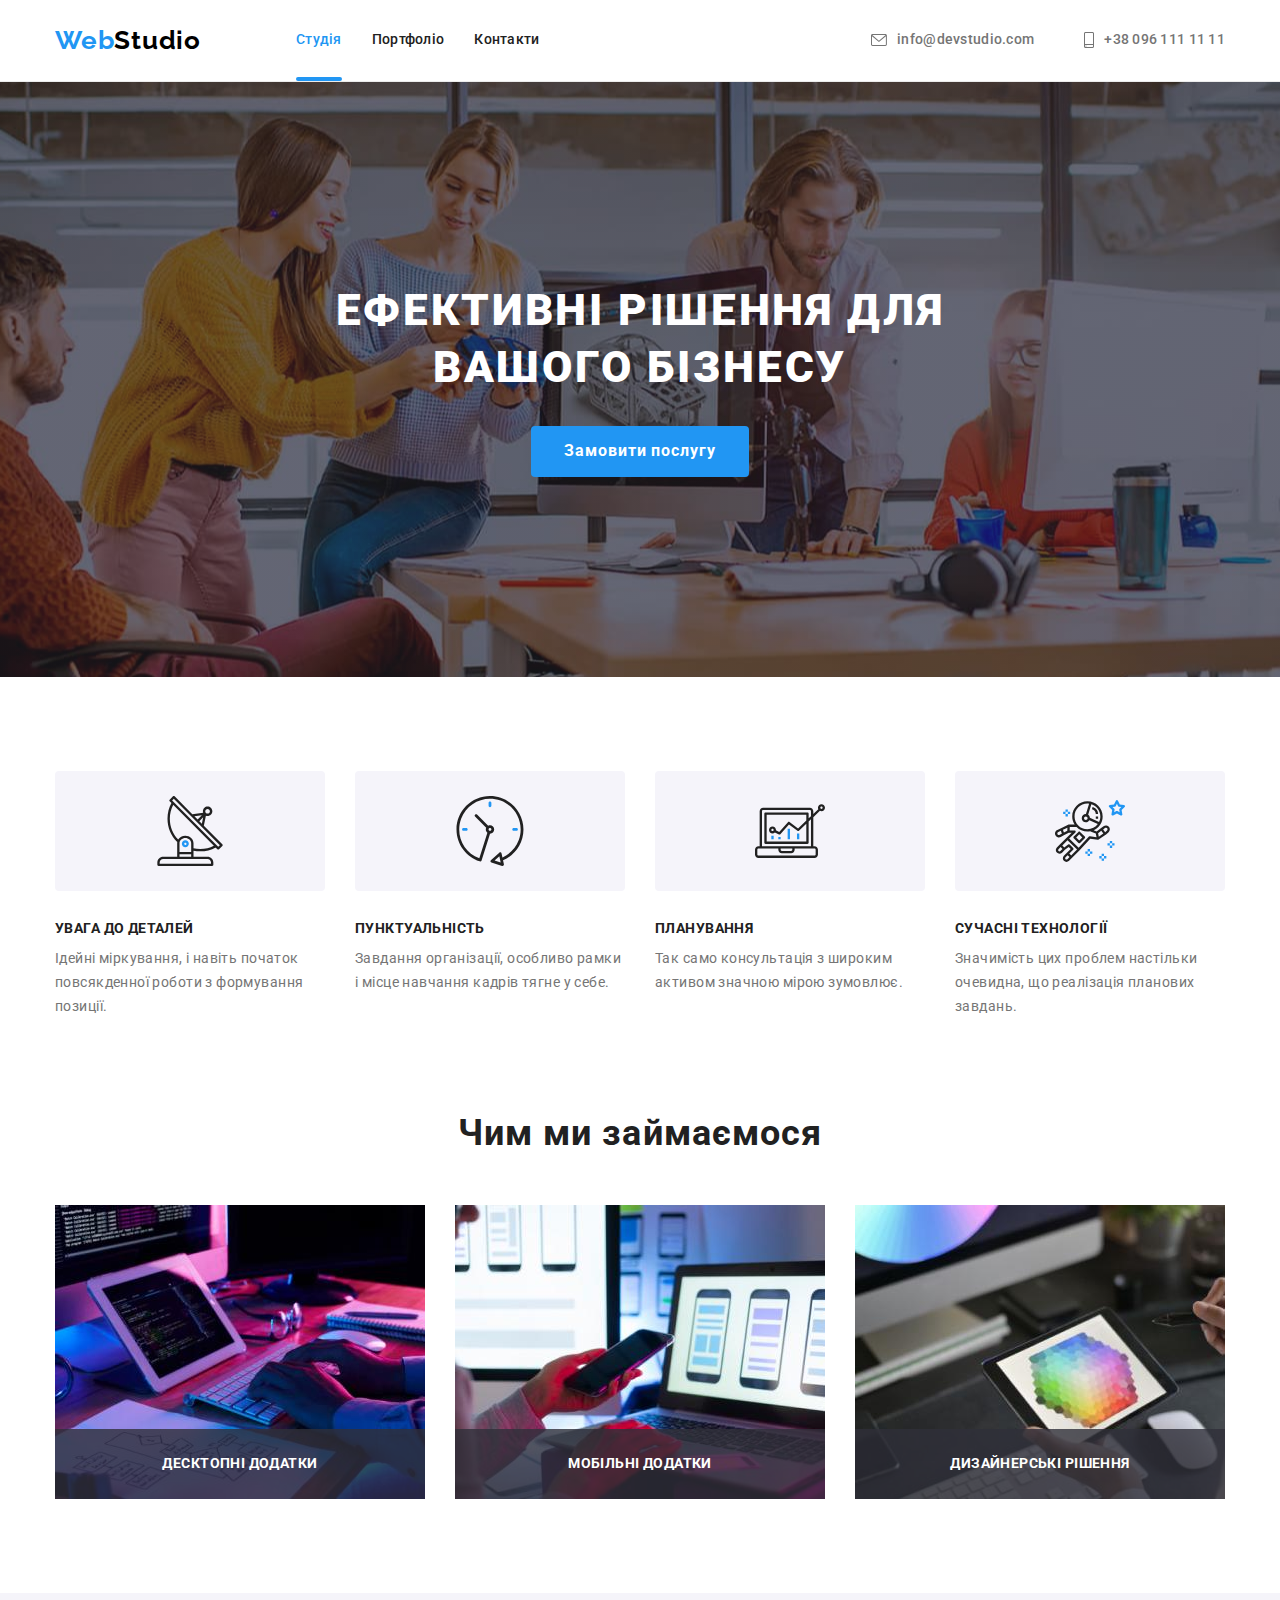
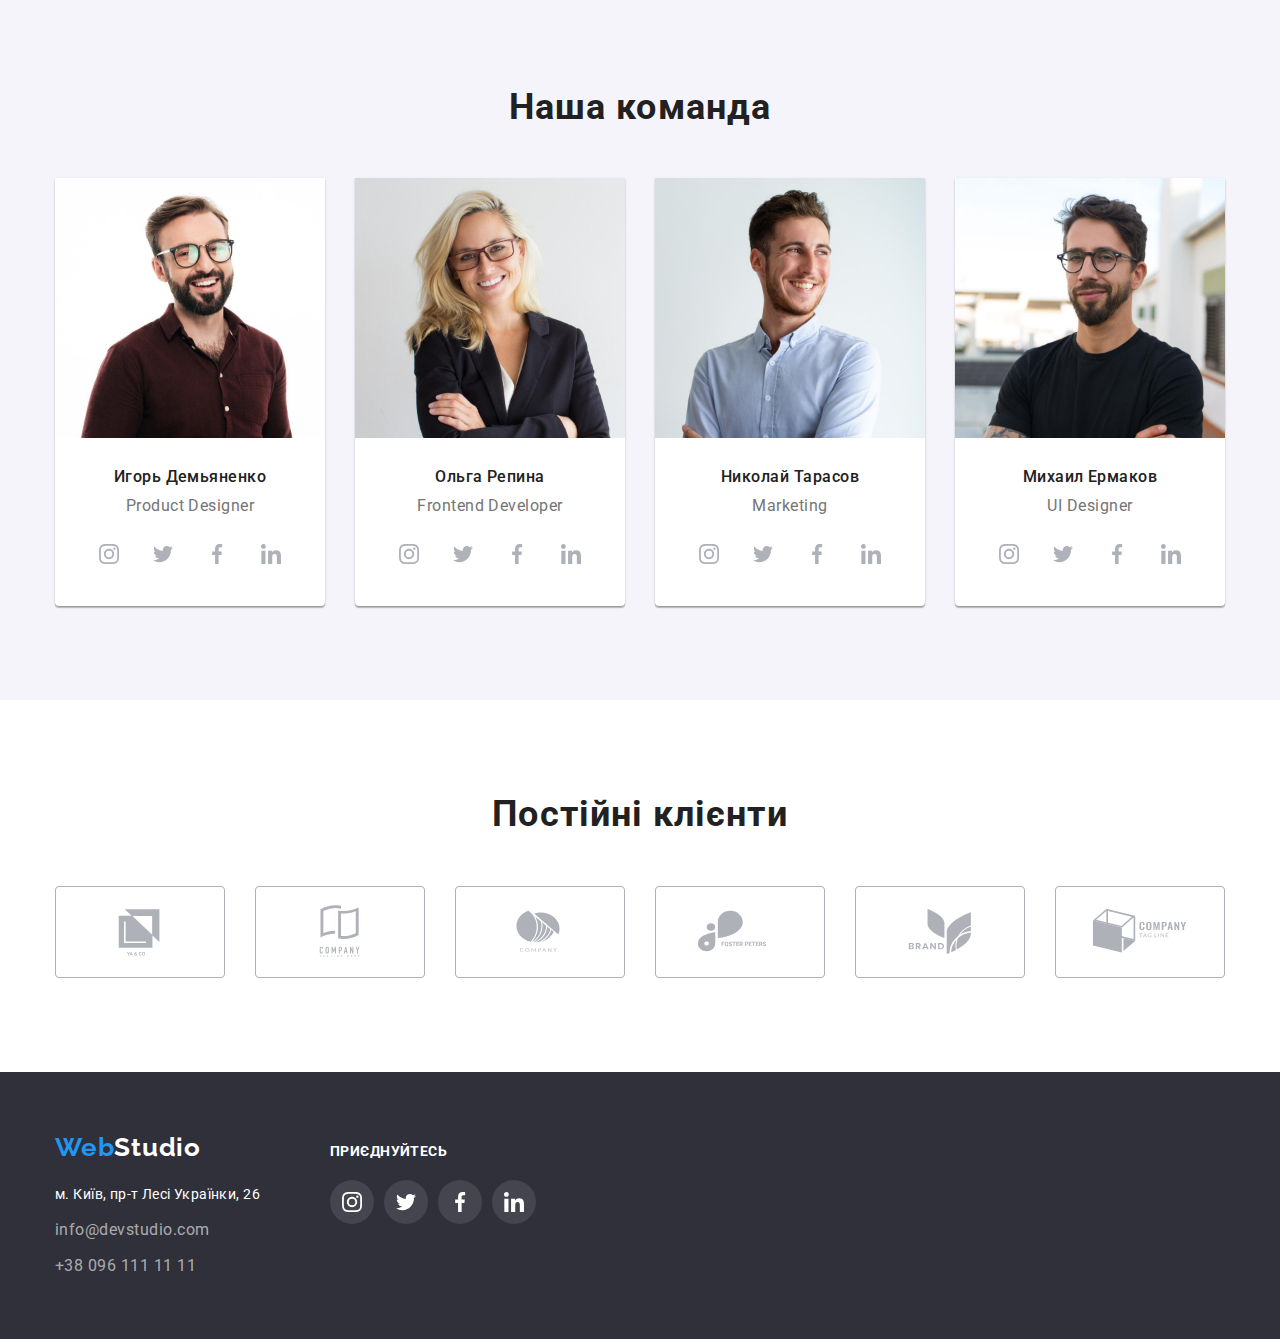
<file: index.html>
<!DOCTYPE html>
<html lang="uk">
  <head>
    <meta charset="UTF-8" />
    <meta http-equiv="X-UA-Compatible" content="IE=edge" />
    <meta name="viewport" content="width=device-width, initial-scale=1.0" />
    <link rel="preconnect" href="https://fonts.googleapis.com" />
    <link rel="preconnect" href="https://fonts.gstatic.com" crossorigin />
    <link
      href="https://fonts.googleapis.com/css2?family=Raleway:wght@700&family=Roboto:wght@400;500;700;900&display=swap"
      rel="stylesheet"
    />
    <link
      rel="stylesheet"
      href="https://cdnjs.cloudflare.com/ajax/libs/modern-normalize/1.1.0/modern-normalize.min.css"
    />
    <title>WebStudio</title>
    <link rel="stylesheet" href="./css/styles.css" />
  </head>
  <body>
    <header class="header">
      <div class="container header-menu">
        <nav class="nav-menu">
          <a class="nav-logo" href="./index.html">
            <span class="logo">Web</span>Studio</a
          >
          <ul class="list header-list">
            <li class="nav-item">
              <a class="nav-link curent" href="./index.html">Студія</a>
            </li>
            <li class="nav-item">
              <a class="nav-link" href="./portfolio.html">Портфоліо</a>
            </li>
            <li class="nav-item"><a class="nav-link" href="/">Контакти</a></li>
          </ul>
        </nav>
        <ul class="list contacts">
          <li class="contacts-list">
            <a class="nav-contacts" href="mailto:info@devstudio.com"
              ><svg class="contacts-icon" width="16" height="12">
                <use href="./images/icons.svg#icon-envelope"></use></svg
              >info@devstudio.com
            </a>
          </li>
          <li class="contacts-list">
            <a class="nav-contacts" href="tel:+380961111111"
              ><svg class="contacts-icon" width="10" height="16">
                <use href="./images/icons.svg#icon-smartphone"></use></svg
              >+38 096 111 11 11</a
            >
          </li>
        </ul>
      </div>
    </header>
    <main>
      <section class="hero">
        <div class="container">
          <h1 class="hero-title">Ефективні рішення для вашого бізнесу</h1>
          <button type="button" class="hero-btn" data-modal-open>
            Замовити послугу
          </button>
        </div>
      </section>
      <section class="main section">
        <div class="container">
          <ul class="list main-list">
            <li class="main-item">
              <div class="main-svg-icon">
                <svg class="main-icon" width="70" height="70">
                  <use href="./images/icons.svg#icon-antenna"></use>
                </svg>
              </div>
              <h2 class="main-title">УВАГА ДО ДЕТАЛЕЙ</h2>
              <p class="main-text">
                Ідейні міркування, і навіть початок повсякденної роботи з
                формування позиції.
              </p>
            </li>
            <li class="main-item">
              <div class="main-svg-icon">
                <svg class="main-icon" width="70" height="70">
                  <use href="./images/icons.svg#icon-clock"></use>
                </svg>
              </div>
              <h2 class="main-title">ПУНКТУАЛЬНІСТЬ</h2>
              <p class="main-text">
                Завдання організації, особливо рамки і місце навчання кадрів
                тягне у себе.
              </p>
            </li>
            <li class="main-item">
              <div class="main-svg-icon">
                <svg class="main-icon" height="70" width="70">
                  <use href="./images/icons.svg#icon-diagram"></use>
                </svg>
              </div>
              <h2 class="main-title">ПЛАНУВАННЯ</h2>
              <p class="main-text">
                Так само консультація з широким активом значною мірою зумовлює.
              </p>
            </li>
            <li class="main-item">
              <div class="main-svg-icon">
                <svg class="main-icon" width="70" height="70">
                  <use href="./images/icons.svg#icon-astronaut"></use>
                </svg>
              </div>
              <h2 class="main-title">СУЧАСНІ ТЕХНОЛОГІЇ</h2>
              <p class="main-text">
                Значимість цих проблем настільки очевидна, що реалізація
                планових завдань.
              </p>
            </li>
          </ul>
        </div>
      </section>
      <section class="photo section">
        <div class="container">
          <h2 class="photo-title">Чим ми займаємося</h2>
          <ul class="list photo-list">
            <li class="photo-item">
              <img
                src="./images/img1.jpg"
                width="370"
                height="294"
                alt="Писання коду"
              />
              <div class="photo-wrap">
                <p class="photo-text">Десктопні додатки</p>
              </div>
            </li>
            <li class="photo-item">
              <img
                src="./images/img2.jpg"
                width="370"
                height="294"
                alt="перегляд додатку"
              />
              <div class="photo-wrap">
                <p class="photo-text">Мобільні додатки</p>
              </div>
            </li>
            <li class="photo-item">
              <div class="photo-wraper">
                <img
                  src="./images/img3.jpg"
                  width="370"
                  height="294"
                  alt="створення картинки"
                />
                <div class="photo-wrap">
                  <p class="photo-text">Дизайнерські рішення</p>
                </div>
              </div>
            </li>
          </ul>
        </div>
      </section>
      <section class="team section">
        <div class="container">
          <h2 class="team-title">Наша команда</h2>
          <ul class="list team-list">
            <li class="team-item">
              <img
                src="./images/team-card1.jpg"
                width="270"
                height="260"
                alt="Игорь Демьяненко"
              />
              <div class="team-status">
                <h3 class="team-people">Игорь Демьяненко</h3>
                <p class="team-position">Product Designer</p>
                <ul class="social list">
                  <li class="social-item">
                    <a href="" class="social-link">
                      <svg class="social-icon" width="20" height="20">
                        <use href="./images/icons.svg#icon-instagram"></use>
                      </svg>
                    </a>
                  </li>
                  <li class="social-item">
                    <a href="" class="social-link">
                      <svg class="social-icon" width="20" height="20">
                        <use href="./images/icons.svg#icon-twitter"></use>
                      </svg>
                    </a>
                  </li>
                  <li class="social-item">
                    <a href="" class="social-link">
                      <svg class="social-icon" width="20" height="20">
                        <use href="./images/icons.svg#icon-facebook"></use>
                      </svg>
                    </a>
                  </li>
                  <li class="social-item">
                    <a href="" class="social-link">
                      <svg class="social-icon" width="20" height="20">
                        <use href="./images/icons.svg#icon-linkedin"></use>
                      </svg>
                    </a>
                  </li>
                </ul>
              </div>
            </li>
            <li class="team-item">
              <img
                src="./images/team-card2.jpg"
                width="270"
                height="260"
                alt="Ольга Репина"
              />
              <div class="team-status">
                <h3 class="team-people">Ольга Репина</h3>
                <p class="team-position">Frontend Developer</p>
                <ul class="social list">
                  <li class="social-item">
                    <a href="" class="social-link">
                      <svg class="social-icon" width="20" height="20">
                        <use href="./images/icons.svg#icon-instagram"></use>
                      </svg>
                    </a>
                  </li>
                  <li class="social-item">
                    <a href="" class="social-link">
                      <svg class="social-icon" width="20" height="20">
                        <use href="./images/icons.svg#icon-twitter"></use>
                      </svg>
                    </a>
                  </li>
                  <li class="social-item">
                    <a href="" class="social-link">
                      <svg class="social-icon" width="20" height="20">
                        <use href="./images/icons.svg#icon-facebook"></use>
                      </svg>
                    </a>
                  </li>
                  <li class="social-item">
                    <a href="" class="social-link">
                      <svg class="social-icon" width="20" height="20">
                        <use href="./images/icons.svg#icon-linkedin"></use>
                      </svg>
                    </a>
                  </li>
                </ul>
              </div>
            </li>
            <li class="team-item">
              <img
                src="./images/team-card3.jpg"
                width="270"
                height="260"
                alt="Николай Тарасов"
              />
              <div class="team-status">
                <h3 class="team-people">Николай Тарасов</h3>
                <p class="team-position">Marketing</p>
                <ul class="social list">
                  <li class="social-item">
                    <a href="" class="social-link">
                      <svg class="social-icon" width="20" height="20">
                        <use href="./images/icons.svg#icon-instagram"></use>
                      </svg>
                    </a>
                  </li>
                  <li class="social-item">
                    <a href="" class="social-link">
                      <svg class="social-icon" width="20" height="20">
                        <use href="./images/icons.svg#icon-twitter"></use>
                      </svg>
                    </a>
                  </li>
                  <li class="social-item">
                    <a href="" class="social-link">
                      <svg class="social-icon" width="20" height="20">
                        <use href="./images/icons.svg#icon-facebook"></use>
                      </svg>
                    </a>
                  </li>
                  <li class="social-item">
                    <a href="" class="social-link">
                      <svg class="social-icon" width="20" height="20">
                        <use href="./images/icons.svg#icon-linkedin"></use>
                      </svg>
                    </a>
                  </li>
                </ul>
              </div>
            </li>
            <li class="team-item">
              <img
                src="./images/team-card4.jpg"
                width="270"
                height="260"
                alt="Михаил Ермаков"
              />
              <div class="team-status">
                <h3 class="team-people">Михаил Ермаков</h3>
                <p class="team-position">UI Designer</p>
                <ul class="social list">
                  <li class="social-item">
                    <a href="" class="social-link">
                      <svg class="social-icon" width="20" height="20">
                        <use href="./images/icons.svg#icon-instagram"></use>
                      </svg>
                    </a>
                  </li>
                  <li class="social-item">
                    <a href="" class="social-link">
                      <svg class="social-icon" width="20" height="20">
                        <use href="./images/icons.svg#icon-twitter"></use>
                      </svg>
                    </a>
                  </li>
                  <li class="social-item">
                    <a href="" class="social-link">
                      <svg class="social-icon" width="20" height="20">
                        <use href="./images/icons.svg#icon-facebook"></use></svg
                    ></a>
                  </li>
                  <li class="social-item">
                    <a href="" class="social-link">
                      <svg class="social-icon" width="20" height="20">
                        <use href="./images/icons.svg#icon-linkedin"></use>
                      </svg>
                    </a>
                  </li>
                </ul>
              </div>
            </li>
          </ul>
        </div>
      </section>
      <section class="clients section">
        <div class="container">
          <h2 class="clients-title">Постійні клієнти</h2>
          <ul class="clients-list list">
            <li class="clients-item">
              <a href="" class="clients-link">
                <svg class="clients-icon" width="106" height="60">
                  <use href="./images/icons.svg#icon-Logo"></use>
                </svg>
              </a>
            </li>
            <li class="clients-item">
              <a href="" class="clients-link">
                <svg class="clients-icon" width="106" height="60">
                  <use href="./images/icons.svg#icon-Logo1"></use>
                </svg>
              </a>
            </li>
            <li class="clients-item">
              <a href="" class="clients-link">
                <svg class="clients-icon" width="106" height="60">
                  <use href="./images/icons.svg#icon-Logo2"></use>
                </svg>
              </a>
            </li>
            <li class="clients-item">
              <a href="" class="clients-link">
                <svg class="clients-icon" width="106" height="60">
                  <use href="./images/icons.svg#icon-logo3"></use>
                </svg>
              </a>
            </li>
            <li class="clients-item">
              <a href="" class="clients-link">
                <svg class="clients-icon" width="106" height="60">
                  <use href="./images/icons.svg#icon-Logo4"></use>
                </svg>
              </a>
            </li>
            <li class="clients-item">
              <a href="" class="clients-link">
                <svg class="clients-icon" width="106" height="60">
                  <use href="./images/icons.svg#icon-Logo5"></use>
                </svg>
              </a>
            </li>
          </ul>
        </div>
      </section>
    </main>
    <div class="container-wrap">
      <footer class="footer">
        <div class="container">
          <div>
            <a class="footer-title" href="./index.html">
              <span class="logo">Web</span>Studio</a
            >
            <address class="footer__address">
              <ul class="list address__list">
                <li class="address__item">
                  <a
                    class="footer-maps"
                    href="https://goo.gl/maps/GF9Laij3RzFoD57K9"
                    rel="nofollow noopener noreferrer "
                    target="_blank"
                  >
                    м. Київ, пр-т Лесі Українки, 26</a
                  >
                </li>
                <li class="address__item">
                  <a class="footer-contacts" href="mailto:info@devstudio.com"
                    >info@devstudio.com</a
                  >
                </li>
                <li class="address__item">
                  <a class="footer-contacts" href="tel:+380961111111"
                    >+38 096 111 11 11</a
                  >
                </li>
              </ul>
            </address>
          </div>
          <div class="footer-follow">
            <p class="follow-text">приєднуйтесь</p>
            <ul class="follow-list list">
              <li class="follow-item">
                <a href="" class="follow-link">
                  <svg class="soc-icon" width="20" height="20">
                    <use href="./images/icons.svg#icon-instagram"></use>
                  </svg>
                </a>
              </li>
              <li class="follow-item">
                <a href="" class="follow-link">
                  <svg class="soc-icon" width="20" height="20">
                    <use href="./images/icons.svg#icon-twitter"></use>
                  </svg>
                </a>
              </li>
              <li class="follow-item">
                <a href="" class="follow-link">
                  <svg class="soc-icon" width="20" height="20">
                    <use href="./images/icons.svg#icon-facebook"></use>
                  </svg>
                </a>
              </li>
              <li class="follow-item">
                <a href="" class="follow-link">
                  <svg class="soc-icon" width="20" height="20">
                    <use href="./images/icons.svg#icon-linkedin"></use>
                  </svg>
                </a>
              </li>
            </ul>
          </div>
        </div>
      </footer>
    </div>
    <div class="backdrop is-hidden" data-modal>
      <div class="modal">
        <button type="button" class="close-modal" data-modal-close>
          <svg class="icon-modal" width="18" height="18">
            <use href="./images/icons.svg#icon-close"></use>
          </svg>
        </button>
      </div>
    </div>
    <script src="./js/modal.js"></script>
  </body>
</html>
</file>
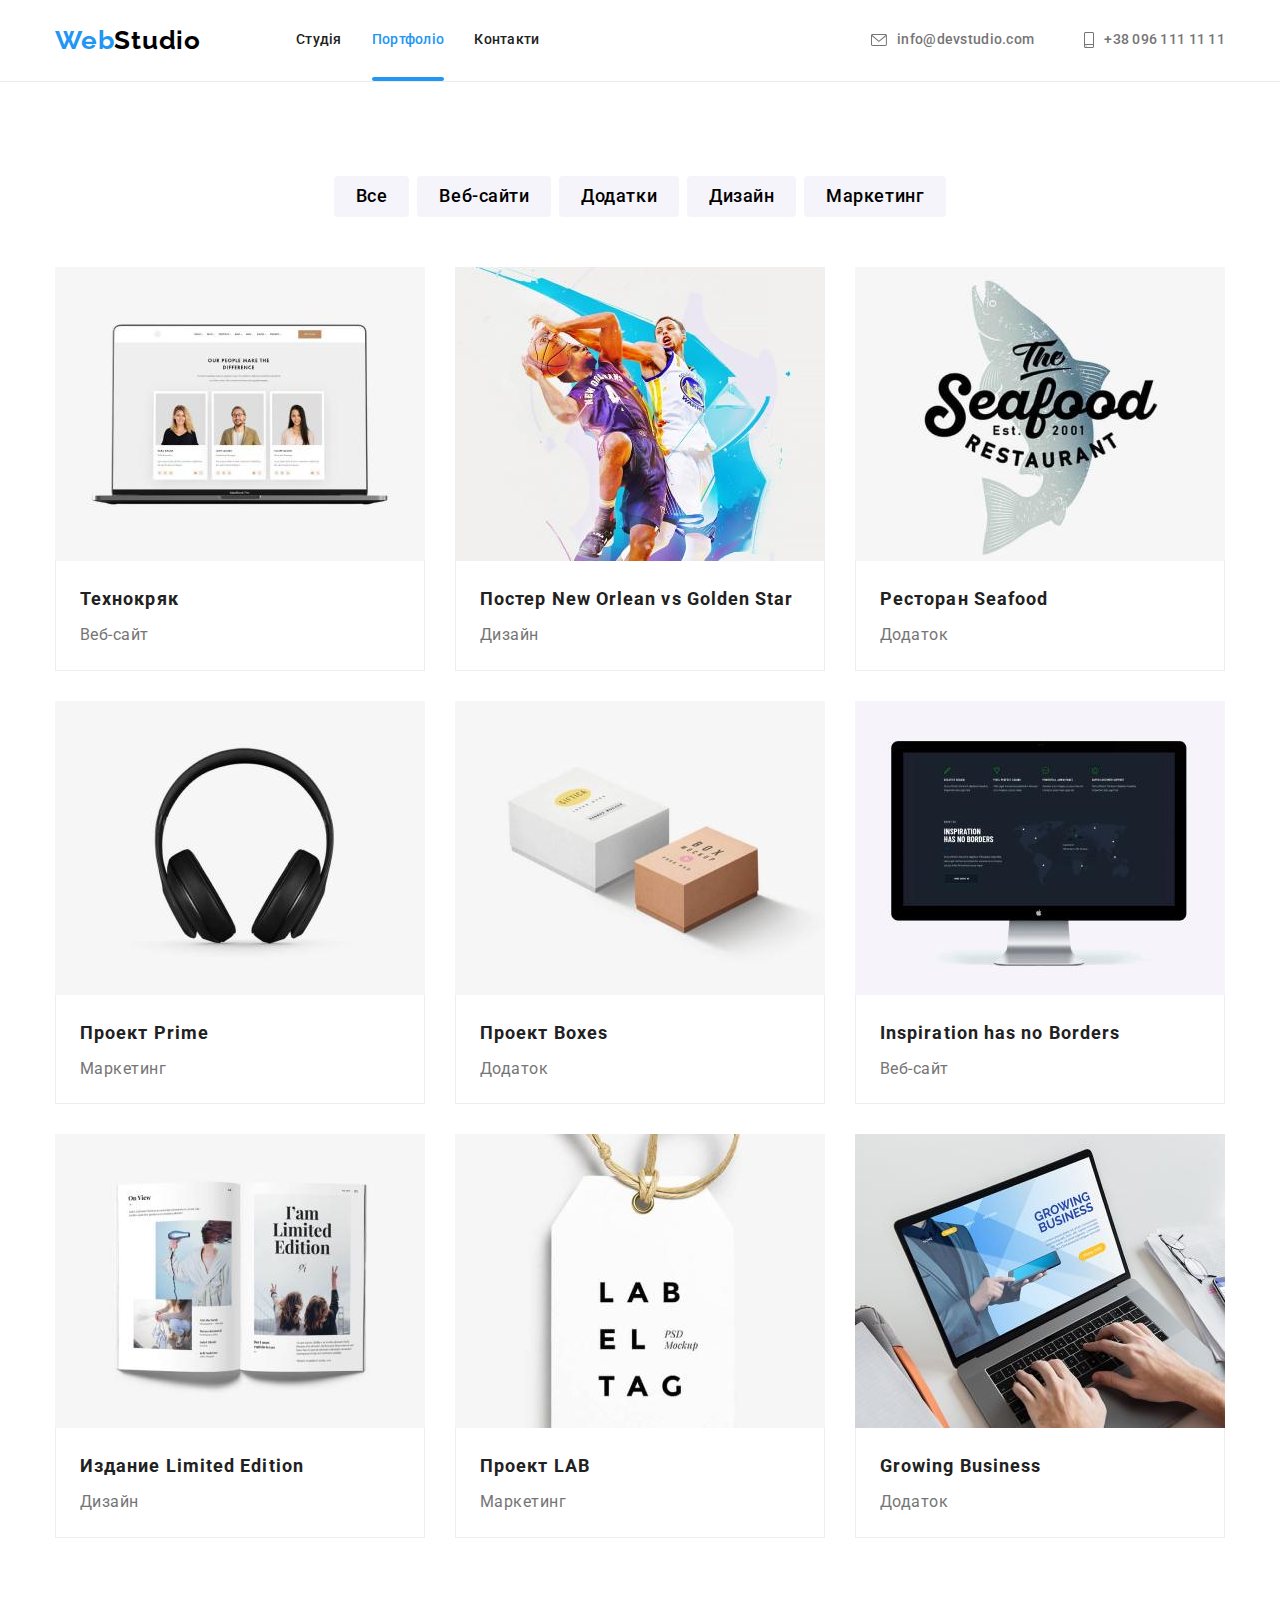
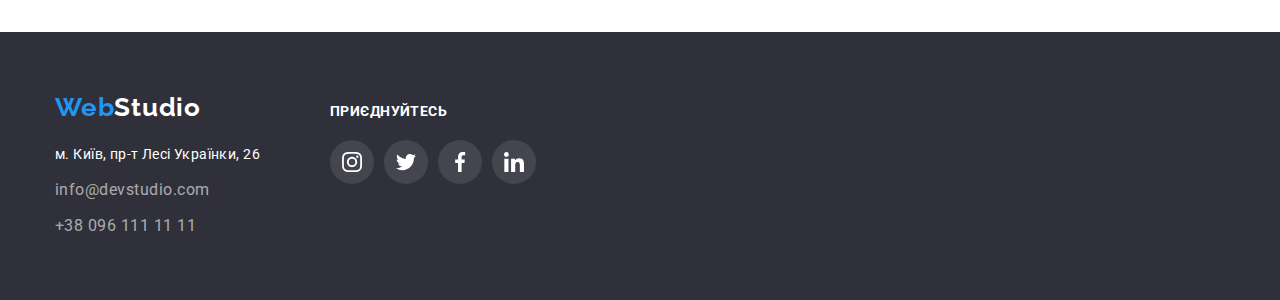
<file: portfolio.html>
<!DOCTYPE html>
<html lang="ru">
  <head>
    <meta charset="UTF-8" />
    <meta http-equiv="X-UA-Compatible" content="IE=edge" />
    <meta name="viewport" content="width=device-width, initial-scale=1.0" />
    <link rel="preconnect" href="https://fonts.googleapis.com" />
    <link rel="preconnect" href="https://fonts.gstatic.com" crossorigin />
    <link
      href="https://fonts.googleapis.com/css2?family=Raleway:wght@700&family=Roboto:wght@400;500;700;900&display=swap"
      rel="stylesheet"
    />
    <link
      rel="stylesheet"
      href="https://cdnjs.cloudflare.com/ajax/libs/modern-normalize/1.1.0/modern-normalize.min.css"
    />
    <link rel="stylesheet" href="./css/styles.css" />
    <title>WebStudio</title>
  </head>
  <body>
    <header class="header">
      <div class="container header-menu">
        <nav class="nav-menu">
          <a class="nav-logo" href="./index.html">
            <span class="logo">Web</span>Studio</a
          >
          <ul class="list header-list">
            <li class="nav-item">
              <a class="nav-link" href="./index.html">Студія</a>
            </li>
            <li class="nav-item">
              <a class="nav-link curent" href="./portfolio.html">Портфоліо</a>
            </li>
            <li class="nav-item"><a class="nav-link" href="/">Контакти</a></li>
          </ul>
        </nav>
        <ul class="list contacts">
          <li class="contacts-list">
            <a class="nav-contacts" href="mailto:info@devstudio.com"
              ><svg class="contacts-icon" width="16" height="12">
                <use href="./images/icons.svg#icon-envelope"></use></svg
              >info@devstudio.com
            </a>
          </li>
          <li class="contacts-list">
            <a class="nav-contacts" href="tel:+380961111111"
              ><svg class="contacts-icon" width="10" height="16">
                <use href="./images/icons.svg#icon-smartphone"></use></svg
              >+38 096 111 11 11</a
            >
          </li>
        </ul>
      </div>
    </header>
    <main>
      <section class="filter section">
        <div class="container">
          <h1 class="visually-hidden">Фільтри</h1>
          <ul class="list filter__list">
            <li class="filter__item">
              <button type="button" class="filter-btn">Все</button>
            </li>
            <li class="filter__item">
              <button type="button" class="filter-btn">Веб-сайти</button>
            </li>
            <li class="filter__item">
              <button type="button" class="filter-btn">Додатки</button>
            </li>
            <li class="filter__item">
              <button type="button" class="filter-btn">Дизайн</button>
            </li>
            <li class="filter__item">
              <button type="button" class="filter-btn">Маркетинг</button>
            </li>
          </ul>
          <ul class="list cards__list">
            <li class="cards__item">
              <a class="card-link" href="">
                <div class="hover-decoracion">
                  <img
                    src="./images/card-title1.jpg"
                    alt="ноутбук"
                    width="370"
                    height="294"
                  />
                  <p class="hover-description">
                    Ресурс пропонує комплексні пропозиції з різним рівнем
                    функціоналу та сервісів. Все це дозволить відвідувачу
                    отримати вичерпні відомості про компанію чи приватну особу.
                  </p>
                </div>
                <div class="card__status">
                  <h2 class="card-title">Технокряк</h2>
                  <p class="card-category">Веб-сайт</p>
                </div>
              </a>
            </li>
            <li class="cards__item">
              <a class="card-link" href="">
                <div class="hover-decoracion">
                <img
                  src="./images/card-title2.jpg"
                  alt="баскетбол"
                  width="370"
                  height="294"
                />
                  <p class="hover-description">
                    Ресурс пропонує комплексні пропозиції з різним рівнем
                    функціоналу та сервісів. Все це дозволить відвідувачу
                    отримати вичерпні відомості про компанію чи приватну особу.
                  </p>
                </div>
                <div class="card__status">
                  <h2 class="card-title">Постер New Orlean vs Golden Star</h2>
                  <p class="card-category">Дизайн</p>
                </div>
              </a>
            </li>
            <li class="cards__item">
              <a class="card-link" href="">
                <div class="hover-decoracion">
                <img
                  src="./images/card-title3.jpg"
                  alt="логотип"
                  width="370"
                  height="294"
                />
                  <p class="hover-description">
                    Ресурс пропонує комплексні пропозиції з різним рівнем
                    функціоналу та сервісів. Все це дозволить відвідувачу
                    отримати вичерпні відомості про компанію чи приватну особу.
                  </p>
                  </div>
                <div class="card__status">
                  <h2 class="card-title">Ресторан Seafood</h2>
                  <p class="card-category">Додаток</p>
                </div>
              </a>
            </li>
            <li class="cards__item">
              <div class="hover-decoracion">
              <a class="card-link" href="">
                <img
                  src="./images/card-title4.jpg"
                  alt="наушники"
                  width="370"
                  height="294"
                />
                  <p class="hover-description">
                    Ресурс пропонує комплексні пропозиції з різним рівнем
                    функціоналу та сервісів. Все це дозволить відвідувачу
                    отримати вичерпні відомості про компанію чи приватну особу.
                  </p>
                  </div>
                <div class="card__status">
                  <h2 class="card-title">Проект Prime</h2>
                  <p class="card-category">Маркетинг</p>
                </div>
              </a>
            </li>
            <li class="cards__item">
              <a class="card-link" href="">
                <div class="hover-decoracion">
                <img
                  src="./images/card-title5.jpg"
                  alt="блоки"
                  width="370"
                  height="294"
                />
                  <p class="hover-description">
                    Ресурс пропонує комплексні пропозиції з різним рівнем
                    функціоналу та сервісів. Все це дозволить відвідувачу
                    отримати вичерпні відомості про компанію чи приватну особу.
                  </p>
                  </div>
                <div class="card__status">
                  <h2 class="card-title">Проект Boxes</h2>
                  <p class="card-category">Додаток</p>
                </div>
              </a>
            </li>
            <li class="cards__item">
              <a class="card-link" href="">
                <div class="hover-decoracion">
                <img
                  src="./images/card-title6.jpg"
                  alt="монітор"
                  width="370"
                  height="294"
                />
                  <p class="hover-description">
                    Ресурс пропонує комплексні пропозиції з різним рівнем
                    функціоналу та сервісів. Все це дозволить відвідувачу
                    отримати вичерпні відомості про компанію чи приватну особу.
                  </p>
                  </div>
                <div class="card__status">
                  <h2 class="card-title">Inspiration has no Borders</h2>
                  <p class="card-category">Веб-сайт</p>
                </div>
              </a>
            </li>
            <li class="cards__item">
              <a class="card-link" href="">
                <div class="hover-decoracion">
                <img
                  src="./images/card-title7.jpg"
                  alt="книга"
                  width="370"
                  height="294"
                />
                  <p class="hover-description">
                    Ресурс пропонує комплексні пропозиції з різним рівнем
                    функціоналу та сервісів. Все це дозволить відвідувачу
                    отримати вичерпні відомості про компанію чи приватну особу.
                  </p>
                  </div>
                <div class="card__status">
                  <h2 class="card-title">Издание Limited Edition</h2>
                  <p class="card-category">Дизайн</p>
                </div>
              </a>
            </li>
            <li class="cards__item">
              <a class="card-link" href="">
                <div class="hover-decoracion">
                <img
                  src="./images/card-title8.jpg"
                  alt="бірка"
                  width="370"
                  height="294"
                />
                  <p class="hover-description">
                    Ресурс пропонує комплексні пропозиції з різним рівнем
                    функціоналу та сервісів. Все це дозволить відвідувачу
                    отримати вичерпні відомості про компанію чи приватну особу.
                  </p>
                  </div>
                <div class="card__status">
                  <h2 class="card-title">Проект LAB</h2>
                  <p class="card-category">Маркетинг</p>
                </div>
              </a>
            </li>
            <li class="cards__item">
              <a class="card-link" href="">
                <div class="hover-decoracion">
                <img
                  src="./images/card-title9.jpg"
                  alt="робота за ноутбуком"
                  width="370"
                  height="294"
                />
                  <p class="hover-description">
                    Ресурс пропонує комплексні пропозиції з різним рівнем
                    функціоналу та сервісів. Все це дозволить відвідувачу
                    отримати вичерпні відомості про компанію чи приватну особу.
                  </p>
                  </div>
                <div class="card__status">
                  <h2 class="card-title">Growing Business</h2>
                  <p class="card-category">Додаток</p>
                </div>
              </a>
            </li>
          </ul>
        </div>
      </section>
    </main>
    <div class="container-wrap">
      <footer class="footer">
        <div class="container">
          <div>
            <a class="footer-title" href="./index.html">
              <span class="logo">Web</span>Studio</a
            >
            <address class="footer__address">
              <ul class="list address__list">
                <li class="address__item">
                  <a
                    class="footer-maps"
                    href="https://goo.gl/maps/GF9Laij3RzFoD57K9"
                    rel="nofollow noopener noreferrer "
                    target="_blank"
                  >
                    м. Київ, пр-т Лесі Українки, 26</a
                  >
                </li>
                <li class="address__item">
                  <a class="footer-contacts" href="mailto:info@devstudio.com"
                    >info@devstudio.com</a
                  >
                </li>
                <li class="address__item">
                  <a class="footer-contacts" href="tel:+380961111111"
                    >+38 096 111 11 11</a
                  >
                </li>
              </ul>
            </address>
          </div>
          <div class="footer-follow">
            <p class="follow-text">приєднуйтесь</p>
            <ul class="follow-list list">
              <li class="follow-item">
                <a href="" class="follow-link">
                  <svg class="soc-icon" width="20" height="20">
                    <use href="./images/icons.svg#icon-instagram"></use>
                  </svg>
                </a>
              </li>
              <li class="follow-item">
                <a href="" class="follow-link">
                  <svg class="soc-icon" width="20" height="20">
                    <use href="./images/icons.svg#icon-twitter"></use>
                  </svg>
                </a>
              </li>
              <li class="follow-item">
                <a href="" class="follow-link">
                  <svg class="soc-icon" width="20" height="20">
                    <use href="./images/icons.svg#icon-facebook"></use>
                  </svg>
                </a>
              </li>
              <li class="follow-item">
                <a href="" class="follow-link">
                  <svg class="soc-icon" width="20" height="20">
                    <use href="./images/icons.svg#icon-linkedin"></use>
                  </svg>
                </a>
              </li>
            </ul>
          </div>
        </div>
      </footer>
    </div>
  </body>
</html>
</file>
<file: css/styles.css>
:root {
  --first-title-color: #212121;
  --sekond-title-color: #ffffff;
  --text-color: #757575;
  --accent-bg-color: #2196f3;
  --time-limit: cubic-bezier(0.4, 0, 0.2, 1);
}

body {
  background-color: #ffffff;
  font-family: "Raleway", sans-serif;
  font-family: "Roboto", sans-serif;
  color: #212121;
}
/* ----------------основна навігація сторінки------------------*/
.container {
  width: 1200px;
  margin-right: auto;
  margin-left: auto;
  /* outline: 1px solid red; */
  padding-left: 15px;
  padding-right: 15px;
}
h1,
h2,
h3,
h4,
h5,
h6,
p {
  margin: 0;
}
ul {
  margin: 0;
  padding-left: 0;
}
img {
  display: block;
  width: 100%;
  height: auto;
}
/* button {
  cursor: pointer;
  transition-property: background-color, color, box-shadow;
  transition-duration: 250ms;
  transition-timing-function: cubic-bezier(0.4, 0, 0.2, 1);
} */
/* a {
  transition-property: color, background-color, border, fill;
  transition-duration: 250ms;
  transition-timing-function: cubic-bezier(0.4, 0, 0.2, 1);
} */
.list {
  list-style: none;
}
.section {
  padding-top: 94px;
  padding-bottom: 94px;
}
.header {
  background-color: #ffffff;
  border-bottom: 1px solid #ececec;
}
.header-menu {
  display: flex;
  align-items: center;
  justify-content: center;
}
/*--------логотип---------- */
.nav-logo {
  display: block;
  padding-top: 25px;
  padding-bottom: 25px;
  margin-right: 95px;
  font-family: "Raleway", sans-serif;
  font-size: 26px;
  font-weight: 700;
  color: #000000;
  line-height: 1.19;
  letter-spacing: 0.03em;
  text-decoration: none;
}
.logo {
  color: var(--accent-bg-color);
}
/* ----------HEADER--------------- */
.header-list {
  display: flex;
  align-items: center;
  justify-content: center;
  gap: 30px;
}
.nav-menu {
  display: flex;
}
.nav-link {
  color: var(--first-title-color);
  font-weight: 500;
  font-size: 14px;
  line-height: 1.14;
  letter-spacing: 0.02em;
  text-decoration: none;
  padding-top: 32px;
  padding-bottom: 32px;
  display: block;
  transition: color 250ms var(--time-limit);
}
.nav-link:hover,
.nav-link:focus {
  color: var(--accent-bg-color);
}
.curent {
  color: var(--accent-bg-color);
  position: relative;
}
.curent::after {
  content: "";
  position: absolute;
  left: 0;
  bottom: -1px;
  display: block;
  width: 100%;
  height: 4px;
  background-color: var(--accent-bg-color);
  border-radius: 2px;
}
.contacts {
  display: flex;
  margin-left: auto;
  gap: 50px;
}
.contacts-list {
  display: flex;
  align-items: center;
  justify-content: center;
}
.contacts-icon {
  margin-right: 10px;
  fill: currentColor;
}
.nav-contacts {
  display: flex;
  align-items: center;
  justify-content: center;
  transition: color 250ms var(--time-limit);
  font-weight: 500;
  font-size: 14px;
  font-style: normal;
  line-height: 1.14;
  letter-spacing: 0.02em;
  color: var(--text-color);
  text-decoration: none;
}
.nav-contacts:focus,
.nav-contacts:hover {
  color: var(--accent-bg-color);
}
/* герой */
.hero {
  text-align: center;
  padding-top: 200px;
  padding-bottom: 200px;
  background-image: linear-gradient(
      rgba(47, 48, 58, 0.4),
      rgba(47, 48, 58, 0.4)
    ),
    url(../images/hero.bg.jpg);
  background-position: center;
  background-repeat: no-repeat;
  background-color: #2f303a;
  color: var(--sekond-title-color);
}
.hero-title {
  margin-bottom: 30px;
  margin-left: auto;
  margin-right: auto;
  text-align: center;
  width: 696px;
  font-size: 44px;
  font-weight: 900;
  line-height: 1.3;
  letter-spacing: 0.06em;
  text-transform: uppercase;
}
.hero-btn {
  display: block;
  padding: 10px 32px;
  min-width: 200px;
  font-weight: 700;
  font-size: 16px;
  line-height: 1.8;
  letter-spacing: 0.06em;
  border-radius: 4px;
  background-color: var(--accent-bg-color);
  color: var(--sekond-title-color);
  cursor: pointer;
  border: 1px solid transparent;
  margin: 0 auto;
  transition: background-color 250ms var(--time-limit);
}
.hero-btn:hover,
.hero-btn:focus {
  background-color: #188ce8;
}
/* ---------МОДАЛКА----------- */
.backdrop {
  position: fixed;
  top: 0;
  left: 0;
  width: 100%;
  height: 100%;
  background-color: rgba(0, 0, 0, 0.2);
  transition: opacity 500ms var(--time-limit),
    visibility 500ms var(--time-limit);
}

.is-hidden {
  opacity: 0;
  pointer-events: none;
  visibility: hidden;
}
.close-modal {
  position: absolute;
  top: 8px;
  right: 8px;
  display: flex;
  justify-content: center;
  align-items: center;
  width: 30px;
  height: 30px;
  cursor: pointer;
  border-radius: 50%;
  border: 1px solid rgba(0, 0, 0, 0.1);
  background-color: #ffffff;
}
.backdrop.is-hidden.modal {
  transform: translate(-50%, -50%) scale(1.2);
}
.modal {
  position: absolute;
  top: 50%;
  left: 50%;
  min-width: 528px;
  min-height: 581px;
  transform: translate(-50%, -50%) scale(1);
  background-color: #ffffff;
  box-shadow: 0px 1px 3px rgba(0, 0, 0, 0.12), 0px 1px 1px rgba(0, 0, 0, 0.14),
    0px 2px 1px rgba(0, 0, 0, 0.2);
  border-radius: 4px;
}
/* ----------------перша секція-------------*/
.main {
  display: flex;
  padding-bottom: 0;
}
.main-list {
  display: flex;
  gap: 30px;
}
.main-item {
  width: 270px;
}
.main-svg-icon {
  display: flex;
  align-items: center;
  justify-content: center;
  width: 270px;
  height: 120px;
  margin-bottom: 30px;
  background-color: #f5f4fa;
  border-radius: 4px;
}
.main-title {
  margin-bottom: 10px;
  font-size: 14px;
  font-weight: 700;
  line-height: 1.14;
  letter-spacing: 0.03em;
  color: var(--first-title-color);
  text-transform: uppercase;
}
.main-text {
  font-size: 14px;
  line-height: 1.71;
  letter-spacing: 0.03em;
  color: var(--text-color);
}
/*---------------зображення-------------- */
.photo-title {
  text-align: center;
  margin-bottom: 50px;
  font-size: 36px;
  font-weight: 700;
  line-height: 1.16;
  letter-spacing: 0.03em;
  color: var(--first-title-color);
}
.photo-list {
  display: flex;
  gap: 30px;
}
.photo-item {
  position: relative;
}
.photo-wrap {
  position: absolute;
  bottom: 0;
  left: 0;
  width: 100%;
  height: 70px;
  display: flex;
  justify-content: center;
  align-items: center;
  background-color: rgba(47, 48, 58, 0.8);
}
.photo-text {
  font-weight: 700;
  font-size: 14px;
  line-height: 1.14;
  text-align: center;
  letter-spacing: 0.03em;
  text-transform: uppercase;
  color: #ffffff;
}
/* ----------команда---------------------- */
.team {
  background-color: #f5f4fa;
}
.team-list {
  display: flex;
  gap: 30px;
}
.team-item {
  box-shadow: 0px 1px 3px rgba(0, 0, 0, 0.12), 0px 1px 1px rgba(0, 0, 0, 0.14),
    0px 2px 1px rgba(0, 0, 0, 0.2);
  border-radius: 0px 0px 4px 4px;
  background-color: #ffffff;
}
.team-title {
  color: var(--first-title-color);
  font-size: 36px;
  font-weight: 700;
  line-height: 1.16;
  letter-spacing: 0.03em;
  text-align: center;
  margin-bottom: 50px;
}
.team-people {
  color: var(--first-title-color);
  font-size: 16px;
  font-weight: 500;
  line-height: 1.18;
  letter-spacing: 0.03em;
  text-align: center;
  margin-bottom: 10px;
}
.team-position {
  font-size: 16px;
  font-weight: 400;
  color: var(--text-color);
  line-height: 1.18;
  letter-spacing: 0.03em;
  text-align: center;
  margin-bottom: 16px;
}
.social {
  display: flex;
  justify-content: center;
  gap: 10px;
}
.social-item {
  display: flex;
}
.social-link {
  width: 44px;
  height: 44px;
  display: flex;
  align-items: center;
  justify-content: center;
  border-radius: 50%;
  transition: background-color 250ms var(--time-limit);
}
.team-status {
  padding-top: 30px;
  padding-bottom: 30px;
}
.social-icon {
  fill: #afb1b8;
  transition: fill 250ms var(--time-limit);
}
.social-link:hover,
.social-link:focus {
  background-color: var(--accent-bg-color);
}
.social-link:hover .social-icon {
  fill: #ffffff;
}
.social-link:focus .social-icon {
  fill: #ffffff;
}
.clients-title {
  margin-bottom: 50px;
  text-align: center;
  font-weight: 700;
  font-size: 36px;
  line-height: 1.16;
  letter-spacing: 0.03em;
  color: #212121;
}
.clients-list {
  display: flex;
  gap: 30px;
}
.clients-item {
  display: flex;
  align-items: center;
  justify-content: center;
}
.clients-link {
  display: flex;
  align-items: center;
  justify-content: center;
  width: 170px;
  height: 92px;
  border-radius: 4px;
  border: 1px solid #afb1b8;
  transition: border-color 250ms var(--time-limit);
}
.clients-link:hover,
.clients-link:focus {
  border-color: var(--accent-bg-color);
}
.clients-link:hover .clients-icon {
  fill: var(--accent-bg-color);
}
.clients-link:focus .clients-icon {
  fill: var(--accent-bg-color);
}
.clients-icon {
  fill: #afb1b8;
  transition: fill 250ms var(--time-limit);
}

/* -------------підвал----------------*/
.container-wrap .container {
  display: flex;
  align-items: baseline;
}
.footer {
  padding-top: 60px;
  padding-bottom: 60px;
  display: flex;
  align-items: baseline;
  background-color: #2f303a;
}
.footer-title {
  margin-bottom: 20px;
  display: block;
  font-family: "Raleway", sans-serif;
  font-size: 26px;
  font-weight: 700;
  line-height: 1.19;
  letter-spacing: 0.03em;
  color: #ffffff;
  text-decoration: none;
}
.address__item:not(:last-child) {
  margin-bottom: 9px;
}
.footer-maps {
  font-size: 14px;
  font-style: normal;
  line-height: 1.71;
  letter-spacing: 0.03em;
  color: var(--sekond-title-color);
  text-decoration: none;
  transition: color 250ms var(--time-limit);
}
.footer-maps:hover,
.footer-maps:focus {
  color: var(--accent-bg-color);
}
.footer-contacts {
  font-style: normal;
  line-height: 1.71;
  letter-spacing: 0.03em;
  text-decoration: none;
  color: rgba(255, 255, 255, 0.6);
  transition: color 250ms var(--time-limit);
}
.footer-contacts:hover,
.footer-contacts:focus {
  color: var(--accent-bg-color);
}
.footer-follow {
  margin-left: 70px;
}
.follow-text {
  text-transform: uppercase;
  color: #ffffff;
  font-weight: 700;
  font-size: 14px;
  line-height: 1.14;
  letter-spacing: 0.03em;
  margin-bottom: 20px;
}
.follow-list {
  gap: 10px;
  display: flex;
  align-items: center;
  justify-content: center;
}
.follow-item {
  display: flex;
  align-items: center;
  justify-content: center;
}
.follow-link {
  display: flex;
  align-items: center;
  justify-content: center;
  width: 44px;
  height: 44px;
  background-color: rgba(255, 255, 255, 0.1);
  border-radius: 50%;
  transition: background-color 250ms var(--time-limit);
}
.soc-icon {
  fill: #ffffff;
}
.follow-link:hover,
.follow-link:focus {
  background-color: var(--accent-bg-color);
}

/* -------------фільтри-------- */
.filter-btn {
  padding: 6px 22px;
  transition: background-color 250ms var(--time-limit),
    box-shadow 250ms var(--time-limit), color 250ms var(--time-limit);
  display: block;
  font-family: "Roboto", sans-serif;
  font-size: 18px;
  font-weight: 500;
  line-height: 1.6;
  letter-spacing: 0.03em;
  cursor: pointer;
  border-radius: 4px;
  background-color: #f5f4fa;
  border: transparent;
}
.filter__list {
  display: flex;
  justify-content: center;
  margin-bottom: 50px;
}
.filter__item:not(:last-child) {
  margin-right: 8px;
}
.filter-btn:hover,
.filter-btn:focus,
.filter-btn:active {
  color: #ffffff;
  background-color: var(--accent-bg-color);
  box-shadow: 0px 3px 1px rgba(0, 0, 0, 0.1), 0px 1px 2px rgba(0, 0, 0, 0.08),
    0px 2px 2px rgba(0, 0, 0, 0.12);
}
/* -----------Заголовок------------ */
.visually-hidden {
  position: absolute;
  white-space: nowrap;
  width: 1px;
  height: 1px;
  overflow: hidden;
  border: 0;
  padding: 0;
  clip: rect(0 0 0 0);
  clip-path: inset(50%);
  margin: -1px;
}
/* ---------Портфоліо--------- */
.cards__list {
  display: flex;
  flex-wrap: wrap;
  gap: 30px;
}

.card-link:hover,
.card-link:focus {
  box-shadow: 0px 1px 1px rgba(0, 0, 0, 0.12), 0px 4px 4px rgba(0, 0, 0, 0.06),
    1px 4px 6px rgba(0, 0, 0, 0.16);
}

.card-link {
  text-decoration: none;
  display: block;
  transition: box-shadow 250ms var(--time-limit);
}
.card__status {
  padding: 20px 24px;
  border-bottom: 1px solid #eeeeee;
  border-left: 1px solid #eeeeee;
  border-right: 1px solid #eeeeee;
}
.card-title {
  font-weight: 700;
  font-size: 18px;
  line-height: 2;
  color: var(--first-title-color);
  letter-spacing: 0.06em;
  margin-bottom: 4px;
}
.card-category {
  font-weight: 400;
  font-size: 16px;
  line-height: 1.8;
  letter-spacing: 0.03em;
  color: var(--text-color);
}
.hover-decoracion {
  position: relative;
  overflow: hidden;
}
.hover-description {
  position: absolute;
  top: 0;
  left: 0;
  transform: translateY(101%);
  transition: transform 250ms cubic-bezier(0.4, 0, 0.2, 1);
  padding: 63px 24px;

  overflow: auto;
  width: 100%;
  height: 100%;

  font-size: 18px;
  line-height: 1.55;
  letter-spacing: 0.03em;
  background-color: rgba(33, 150, 243, 0.9);
  color: var(--sekond-title-color);
}
.card-link:hover .hover-description,
.card-link:focus .hover-description {
  transform: translateY(0%);
  opacity: 1;
}
</file>
